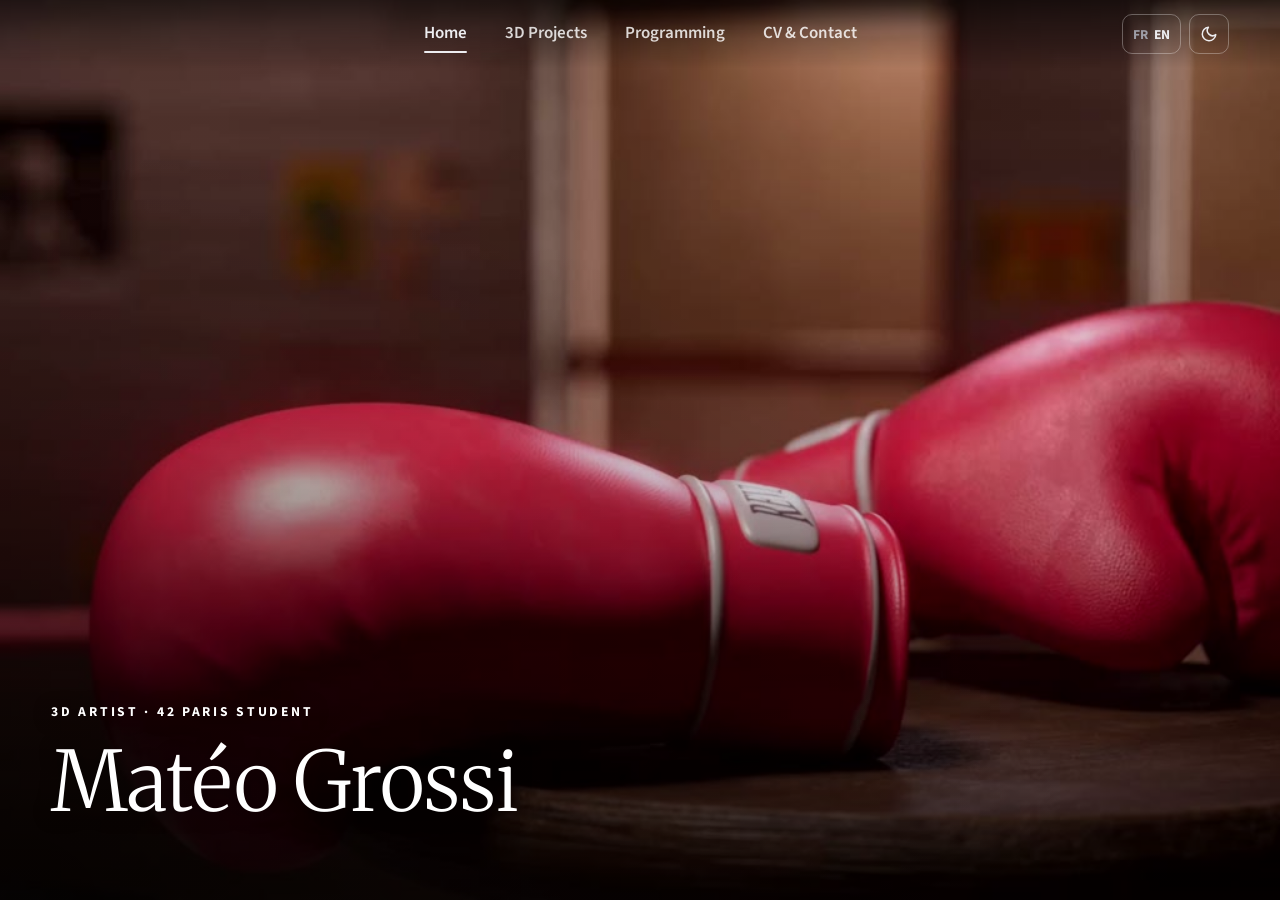
<file: index.html>
<!doctype html>
<html lang="fr" data-lang="fr">
<head>
  <meta charset="utf-8">
  <meta name="viewport" content="width=device-width, initial-scale=1">
  <title data-en="Matéo Grossi">Matéo Grossi</title>
  <meta name="description" data-en-content="Portfolio of Matéo Grossi: 3D projects (modeling, texturing, lighting, Unreal Engine) and C/C++ programming projects from 42 Paris." content="Portfolio de Matéo Grossi : projets 3D (modélisation, texturing, lighting, Unreal Engine) et projets de développement en C/C++ réalisés à 42 Paris.">
  <link rel="icon" href="assets/img/favicon.svg" type="image/svg+xml">
  <link rel="preconnect" href="https://fonts.googleapis.com">
  <link rel="preconnect" href="https://fonts.gstatic.com" crossorigin>
  <link rel="stylesheet" href="https://fonts.googleapis.com/css2?family=Merriweather:wght@300;400;700&family=Source+Sans+3:ital,wght@0,400;0,600;0,700;1,400&display=swap">
  <link rel="stylesheet" href="assets/css/style.css">
  <script>
    (function () {
      var root = document.documentElement, theme = null, lang = null;
      root.classList.add('js');
      try { theme = localStorage.getItem('theme'); lang = localStorage.getItem('lang'); } catch (e) {}
      if (theme !== 'light' && theme !== 'dark') {
        theme = window.matchMedia('(prefers-color-scheme: dark)').matches ? 'dark' : 'light';
      }
      if (lang !== 'fr' && lang !== 'en') {
        lang = /^fr\b/i.test(navigator.language || '') ? 'fr' : 'en';
      }
      root.setAttribute('data-theme', theme);
      root.setAttribute('data-lang', lang);
      root.lang = lang;
    })();
  </script>
  <script src="assets/js/main.js" defer></script>
</head>
<body class="home">

  <header class="site-header">
    <div class="header-inner">
      <nav id="site-nav" class="site-nav" aria-label="Navigation principale" data-en-aria-label="Main navigation">
        <ul>
          <li><a href="index.html" aria-current="page"><span data-lang="fr">Accueil</span><span data-lang="en">Home</span></a></li>
          <li><a href="3d.html"><span data-lang="fr">Projets 3D</span><span data-lang="en">3D Projects</span></a></li>
          <li><a href="code.html"><span data-lang="fr">Programmation</span><span data-lang="en">Programming</span></a></li>
          <li><a href="cv.html">CV & Contact</a></li>
        </ul>
      </nav>
      <div class="header-tools">
        <button class="lang-toggle" type="button" aria-label="Changer de langue" data-en-aria-label="Change language">
          <span class="lang-opt" data-opt="fr">FR</span>
          <span class="lang-opt" data-opt="en">EN</span>
        </button>
        <button class="theme-toggle" type="button" aria-label="Changer de thème">
          <svg class="icon icon-stroke icon-sun" viewBox="0 0 24 24" aria-hidden="true"><circle cx="12" cy="12" r="4"/><path d="M12 2v2M12 20v2M4.93 4.93l1.41 1.41M17.66 17.66l1.41 1.41M2 12h2M20 12h2M4.93 19.07l1.41-1.41M17.66 6.34l1.41-1.41"/></svg>
          <svg class="icon icon-stroke icon-moon" viewBox="0 0 24 24" aria-hidden="true"><path d="M21 12.8A9 9 0 1 1 11.2 3a7 7 0 0 0 9.8 9.8z"/></svg>
        </button>
        <button class="nav-toggle" type="button" aria-expanded="false" aria-controls="site-nav" aria-label="Ouvrir le menu">
          <span></span><span></span><span></span>
        </button>
      </div>
    </div>
  </header>

  <!-- Vidéo d'arrière-plan : showreel (assets/video/showreel.mp4) -->
  <div class="hero-bg" aria-hidden="true">
    <video src="assets/video/showreel.mp4" poster="assets/img/showreel-poster.jpg" autoplay muted loop playsinline></video>
  </div>
  <div class="hero-overlay" aria-hidden="true"></div>

  <main class="hero">
    <div class="hero-content">
      <p class="hero-kicker"><span data-lang="fr">Artiste 3D · Étudiant à 42 Paris</span><span data-lang="en">3D Artist · 42 Paris student</span></p>
      <h1>Matéo Grossi</h1>
    </div>
  </main>

</body>
</html>
</file>
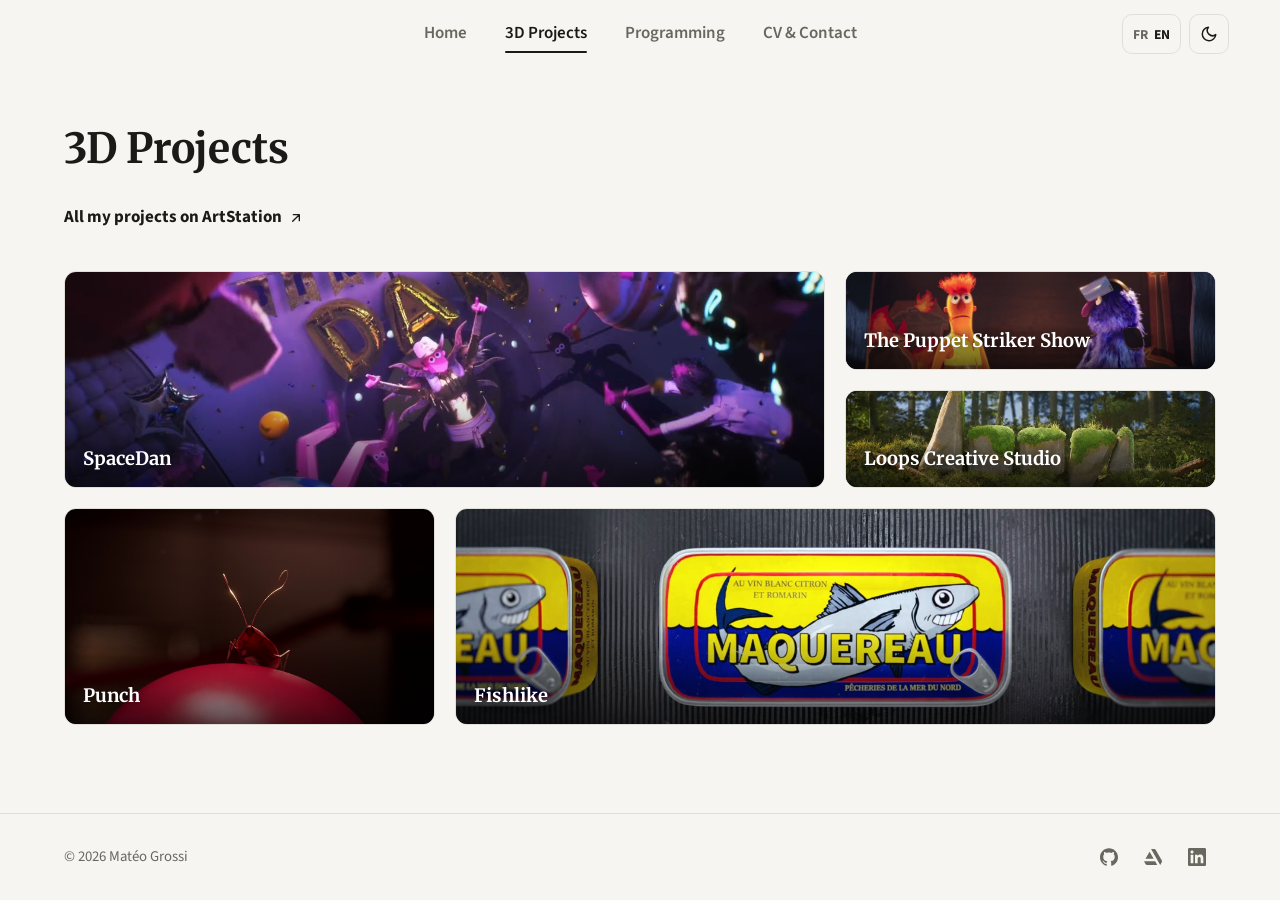
<file: 3d.html>
<!doctype html>
<html lang="fr" data-lang="fr">
<head>
  <meta charset="utf-8">
  <meta name="viewport" content="width=device-width, initial-scale=1">
  <title data-en="3D Projects - Matéo Grossi">Projets 3D - Matéo Grossi</title>
  <meta name="description" data-en-content="3D projects by Matéo Grossi: short films and studio work — modeling, texturing, lighting and real-time rendering in Unreal Engine." content="Projets 3D de Matéo Grossi : courts-métrages et projets de studio — modélisation, texturing, lighting et rendu temps réel sous Unreal Engine.">
  <link rel="icon" href="assets/img/favicon.svg" type="image/svg+xml">
  <link rel="preconnect" href="https://fonts.googleapis.com">
  <link rel="preconnect" href="https://fonts.gstatic.com" crossorigin>
  <link rel="stylesheet" href="https://fonts.googleapis.com/css2?family=Merriweather:wght@300;400;700&family=Source+Sans+3:ital,wght@0,400;0,600;0,700;1,400&display=swap">
  <link rel="stylesheet" href="assets/css/style.css">
  <script>
    (function () {
      var root = document.documentElement, theme = null, lang = null;
      root.classList.add('js');
      try { theme = localStorage.getItem('theme'); lang = localStorage.getItem('lang'); } catch (e) {}
      if (theme !== 'light' && theme !== 'dark') {
        theme = window.matchMedia('(prefers-color-scheme: dark)').matches ? 'dark' : 'light';
      }
      if (lang !== 'fr' && lang !== 'en') {
        lang = /^fr\b/i.test(navigator.language || '') ? 'fr' : 'en';
      }
      root.setAttribute('data-theme', theme);
      root.setAttribute('data-lang', lang);
      root.lang = lang;
    })();
  </script>
  <script src="assets/js/main.js" defer></script>
</head>
<body class="page-3d">

  <header class="site-header">
    <div class="header-inner">
      <nav id="site-nav" class="site-nav" aria-label="Navigation principale" data-en-aria-label="Main navigation">
        <ul>
          <li><a href="index.html"><span data-lang="fr">Accueil</span><span data-lang="en">Home</span></a></li>
          <li><a href="3d.html" aria-current="page"><span data-lang="fr">Projets 3D</span><span data-lang="en">3D Projects</span></a></li>
          <li><a href="code.html"><span data-lang="fr">Programmation</span><span data-lang="en">Programming</span></a></li>
          <li><a href="cv.html">CV & Contact</a></li>
        </ul>
      </nav>
      <div class="header-tools">
        <button class="lang-toggle" type="button" aria-label="Changer de langue" data-en-aria-label="Change language">
          <span class="lang-opt" data-opt="fr">FR</span>
          <span class="lang-opt" data-opt="en">EN</span>
        </button>
        <button class="theme-toggle" type="button" aria-label="Changer de thème">
          <svg class="icon icon-stroke icon-sun" viewBox="0 0 24 24" aria-hidden="true"><circle cx="12" cy="12" r="4"/><path d="M12 2v2M12 20v2M4.93 4.93l1.41 1.41M17.66 17.66l1.41 1.41M2 12h2M20 12h2M4.93 19.07l1.41-1.41M17.66 6.34l1.41-1.41"/></svg>
          <svg class="icon icon-stroke icon-moon" viewBox="0 0 24 24" aria-hidden="true"><path d="M21 12.8A9 9 0 1 1 11.2 3a7 7 0 0 0 9.8 9.8z"/></svg>
        </button>
        <button class="nav-toggle" type="button" aria-expanded="false" aria-controls="site-nav" aria-label="Ouvrir le menu">
          <span></span><span></span><span></span>
        </button>
      </div>
    </div>
  </header>

  <main class="page">
    <header class="page-head">
      <h1><span data-lang="fr">Projets 3D</span><span data-lang="en">3D Projects</span></h1>
      <a class="link-arrow" href="https://www.artstation.com/mateogrossi" target="_blank" rel="noopener">
        <span data-lang="fr">Tous mes projets sur ArtStation</span><span data-lang="en">All my projects on ArtStation</span>
        <svg class="icon icon-stroke" viewBox="0 0 24 24" aria-hidden="true"><path d="M7 17 17 7M8 7h9v9"/></svg>
      </a>
    </header>

    <!--
      Chaque carte :
        --ratio         format de la vignette dans la grille (ex. 4 / 5, 16 / 9)
        --focus         partie de l'image gardée au recadrage (ex. 55% center)
        data-video      extrait vidéo (assets/video/...) joué au survol
    -->
    <div class="masonry">

      <article class="work work--wide">
        <a class="work-link" href="https://www.artstation.com/artwork/bgr6KG" target="_blank" rel="noopener">
          <div class="work-media" style="--ratio: 4 / 5" data-video="assets/video/spacedan.mp4">
            <img src="assets/img/spacedan.jpg" alt="Image du film SpaceDan : Dan fête son anniversaire en apesanteur, entouré de ballons dorés" data-en-alt="Still from SpaceDan: Dan celebrates his birthday in zero gravity, surrounded by golden balloons" loading="lazy">
          </div>
          <h2 class="work-title">SpaceDan</h2>
        </a>
      </article>

      <article class="work work--half">
        <a class="work-link" href="https://www.artstation.com/artwork/obaWVB" target="_blank" rel="noopener">
          <div class="work-media" style="--ratio: 2348 / 1211; --focus: center 85%" data-video="assets/video/puppet.mp4">
            <img src="assets/img/puppet.jpg" alt="Deux marionnettes sur la scène de The Puppet Striker Show" data-en-alt="Two puppets on the stage of The Puppet Striker Show" loading="lazy">
          </div>
          <h2 class="work-title">The Puppet Striker Show</h2>
        </a>
      </article>

      <article class="work work--half">
        <a class="work-link" href="https://www.artstation.com/artwork/zPaXgZ" target="_blank" rel="noopener">
          <div class="work-media" style="--ratio: 4 / 3; --focus: 49% 55%" data-video="assets/video/loops.mp4">
            <img src="assets/img/loops.jpg" alt="Décor de forêt avec des blocs de pierre couverts de mousse" data-en-alt="Forest set with moss-covered stone blocks" loading="lazy">
          </div>
          <h2 class="work-title">Loops Creative Studio</h2>
        </a>
      </article>

      <article class="work">
        <a class="work-link" href="https://www.artstation.com/artwork/YBAr0V" target="_blank" rel="noopener">
          <div class="work-media" style="--ratio: 16 / 10" data-video="assets/video/punch.mp4">
            <img src="assets/img/punch.jpg" alt="Image du film Punch : des gants de boxe rouges posés sur un tabouret" data-en-alt="Still from Punch: red boxing gloves resting on a stool" loading="lazy">
          </div>
          <h2 class="work-title">Punch</h2>
        </a>
      </article>

      <article class="work work--wide">
        <a class="work-link" href="https://www.artstation.com/artwork/Dvgm4G" target="_blank" rel="noopener">
          <div class="work-media" style="--ratio: 16 / 9" data-video="assets/video/fishlike.mp4">
            <img src="assets/img/fishlike.jpg" alt="Image du film Fishlike : une boîte de maquereaux sur un tapis roulant" data-en-alt="Still from Fishlike: a tin of mackerel on a conveyor belt" loading="lazy">
          </div>
          <h2 class="work-title">Fishlike</h2>
        </a>
      </article>

    </div>
  </main>

  <footer class="site-footer">
    <div class="footer-inner">
      <p>© <span data-year>2026</span> Matéo Grossi</p>
      <div class="socials">
        <a href="https://github.com/Mate010" target="_blank" rel="noopener" aria-label="GitHub">
          <svg class="icon icon-fill" viewBox="0 0 24 24" aria-hidden="true"><path d="M12 .297c-6.63 0-12 5.373-12 12 0 5.303 3.438 9.8 8.205 11.385.6.113.82-.258.82-.577 0-.285-.01-1.04-.015-2.04-3.338.724-4.042-1.61-4.042-1.61C4.422 18.07 3.633 17.7 3.633 17.7c-1.087-.744.084-.729.084-.729 1.205.084 1.838 1.236 1.838 1.236 1.07 1.835 2.809 1.305 3.495.998.108-.776.417-1.305.76-1.605-2.665-.3-5.466-1.332-5.466-5.93 0-1.31.465-2.38 1.235-3.22-.135-.303-.54-1.523.105-3.176 0 0 1.005-.322 3.3 1.23.96-.267 1.98-.399 3-.405 1.02.006 2.04.138 3 .405 2.28-1.552 3.285-1.23 3.285-1.23.645 1.653.24 2.873.12 3.176.765.84 1.23 1.91 1.23 3.22 0 4.61-2.805 5.625-5.475 5.92.42.36.81 1.096.81 2.22 0 1.606-.015 2.896-.015 3.286 0 .315.21.69.825.57C20.565 22.092 24 17.592 24 12.297c0-6.627-5.373-12-12-12"/></svg>
        </a>
        <a href="https://mateogrossi.artstation.com/" target="_blank" rel="noopener" aria-label="ArtStation">
          <svg class="icon icon-fill" viewBox="0 0 24 24" aria-hidden="true"><path d="M0 17.723l2.027 3.505h.001a2.424 2.424 0 0 0 2.164 1.333h13.457l-2.792-4.838H0zm24 .025c0-.484-.143-.935-.388-1.314L15.728 2.728a2.424 2.424 0 0 0-2.142-1.289H9.419L21.598 22.54l1.92-3.325c.378-.637.482-.919.482-1.467zm-11.129-3.462L7.428 4.858l-5.444 9.428h10.887z"/></svg>
        </a>
        <a href="https://www.linkedin.com/in/mat%C3%A9o-grossi-b2b377215/" target="_blank" rel="noopener" aria-label="LinkedIn">
          <svg class="icon icon-fill" viewBox="0 0 24 24" aria-hidden="true"><path d="M20.447 20.452h-3.554v-5.569c0-1.328-.027-3.037-1.852-3.037-1.853 0-2.136 1.445-2.136 2.939v5.667H9.351V9h3.414v1.561h.046c.477-.9 1.637-1.85 3.37-1.85 3.601 0 4.267 2.37 4.267 5.455v6.286zM5.337 7.433c-1.144 0-2.063-.926-2.063-2.065 0-1.138.92-2.063 2.063-2.063 1.14 0 2.064.925 2.064 2.063 0 1.139-.925 2.065-2.064 2.065zm1.782 13.019H3.555V9h3.564v11.452zM22.225 0H1.771C.792 0 0 .774 0 1.729v20.542C0 23.227.792 24 1.771 24h20.451C23.2 24 24 23.227 24 22.271V1.729C24 .774 23.2 0 22.222 0h.003z"/></svg>
        </a>
      </div>
    </div>
  </footer>

</body>
</html>
</file>
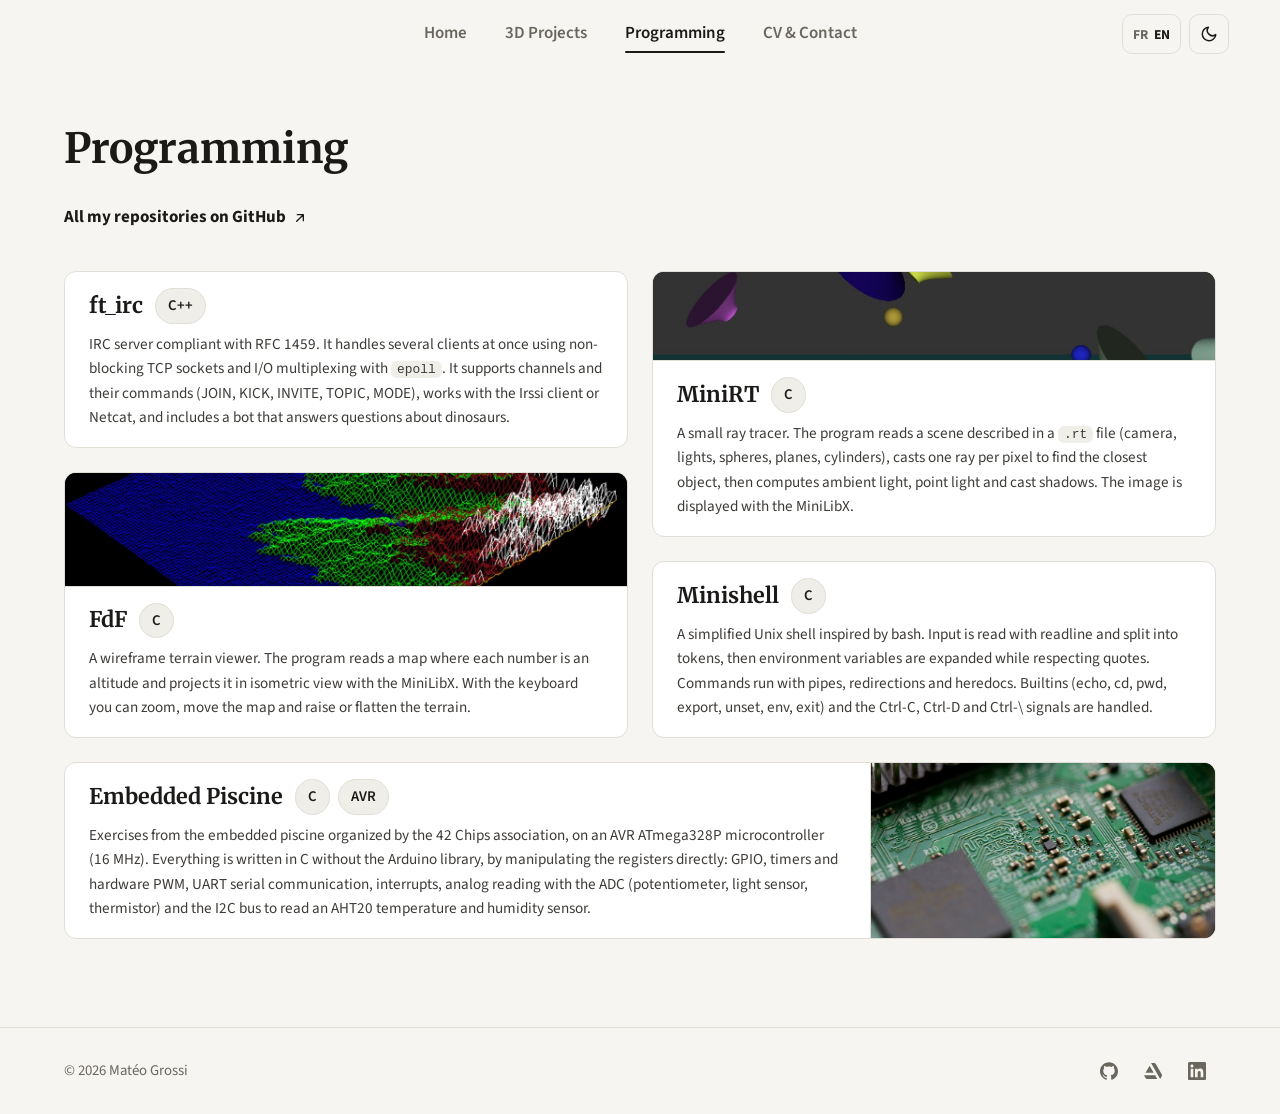
<file: code.html>
<!doctype html>
<html lang="fr" data-lang="fr">
<head>
  <meta charset="utf-8">
  <meta name="viewport" content="width=device-width, initial-scale=1">
  <title data-en="Programming - Matéo Grossi">Programmation - Matéo Grossi</title>
  <meta name="description" data-en-content="Programming projects by Matéo Grossi from 42 Paris: an IRC server in C++, a ray tracer, a Unix shell and a terrain viewer in C." content="Projets de développement de Matéo Grossi réalisés à 42 Paris : serveur IRC en C++, ray tracer, shell Unix et visualiseur de terrain en C.">
  <link rel="icon" href="assets/img/favicon.svg" type="image/svg+xml">
  <link rel="preconnect" href="https://fonts.googleapis.com">
  <link rel="preconnect" href="https://fonts.gstatic.com" crossorigin>
  <link rel="stylesheet" href="https://fonts.googleapis.com/css2?family=Merriweather:wght@300;400;700&family=Source+Sans+3:ital,wght@0,400;0,600;0,700;1,400&display=swap">
  <link rel="stylesheet" href="assets/css/style.css">
  <script>
    (function () {
      var root = document.documentElement, theme = null, lang = null;
      root.classList.add('js');
      try { theme = localStorage.getItem('theme'); lang = localStorage.getItem('lang'); } catch (e) {}
      if (theme !== 'light' && theme !== 'dark') {
        theme = window.matchMedia('(prefers-color-scheme: dark)').matches ? 'dark' : 'light';
      }
      if (lang !== 'fr' && lang !== 'en') {
        lang = /^fr\b/i.test(navigator.language || '') ? 'fr' : 'en';
      }
      root.setAttribute('data-theme', theme);
      root.setAttribute('data-lang', lang);
      root.lang = lang;
    })();
  </script>
  <script src="assets/js/main.js" defer></script>
</head>
<body class="page-code">

  <header class="site-header">
    <div class="header-inner">
      <nav id="site-nav" class="site-nav" aria-label="Navigation principale" data-en-aria-label="Main navigation">
        <ul>
          <li><a href="index.html"><span data-lang="fr">Accueil</span><span data-lang="en">Home</span></a></li>
          <li><a href="3d.html"><span data-lang="fr">Projets 3D</span><span data-lang="en">3D Projects</span></a></li>
          <li><a href="code.html" aria-current="page"><span data-lang="fr">Programmation</span><span data-lang="en">Programming</span></a></li>
          <li><a href="cv.html">CV & Contact</a></li>
        </ul>
      </nav>
      <div class="header-tools">
        <button class="lang-toggle" type="button" aria-label="Changer de langue" data-en-aria-label="Change language">
          <span class="lang-opt" data-opt="fr">FR</span>
          <span class="lang-opt" data-opt="en">EN</span>
        </button>
        <button class="theme-toggle" type="button" aria-label="Changer de thème">
          <svg class="icon icon-stroke icon-sun" viewBox="0 0 24 24" aria-hidden="true"><circle cx="12" cy="12" r="4"/><path d="M12 2v2M12 20v2M4.93 4.93l1.41 1.41M17.66 17.66l1.41 1.41M2 12h2M20 12h2M4.93 19.07l1.41-1.41M17.66 6.34l1.41-1.41"/></svg>
          <svg class="icon icon-stroke icon-moon" viewBox="0 0 24 24" aria-hidden="true"><path d="M21 12.8A9 9 0 1 1 11.2 3a7 7 0 0 0 9.8 9.8z"/></svg>
        </button>
        <button class="nav-toggle" type="button" aria-expanded="false" aria-controls="site-nav" aria-label="Ouvrir le menu">
          <span></span><span></span><span></span>
        </button>
      </div>
    </div>
  </header>

  <main class="page">
    <header class="page-head">
      <h1><span data-lang="fr">Programmation</span><span data-lang="en">Programming</span></h1>
      <a class="link-arrow" href="https://github.com/Mate010" target="_blank" rel="noopener">
        <span data-lang="fr">Tous mes dépôts sur GitHub</span><span data-lang="en">All my repositories on GitHub</span>
        <svg class="icon icon-stroke" viewBox="0 0 24 24" aria-hidden="true"><path d="M7 17 17 7M8 7h9v9"/></svg>
      </a>
    </header>

    <div class="code-grid">

      <div class="code-col">
        <article class="code-card">
          <div class="code-card-body">
            <div class="code-card-head">
              <h2><a class="code-card-title" href="https://github.com/Mate010/ft_irc" target="_blank" rel="noopener">ft_irc</a></h2>
              <ul class="chips" aria-label="Langages" data-en-aria-label="Languages"><li>C++</li></ul>
            </div>
            <p data-lang="fr">Serveur IRC conforme à la RFC&nbsp;1459. Il accepte plusieurs clients en même temps grâce à des sockets TCP non bloquants et au multiplexage d'entrées/sorties avec <code>epoll</code>. Il gère les canaux et leurs commandes (JOIN, KICK, INVITE, TOPIC, MODE), fonctionne avec le client Irssi ou Netcat, et embarque un bot qui répond aux questions sur les dinosaures.</p>
            <p data-lang="en">IRC server compliant with RFC&nbsp;1459. It handles several clients at once using non-blocking TCP sockets and I/O multiplexing with <code>epoll</code>. It supports channels and their commands (JOIN, KICK, INVITE, TOPIC, MODE), works with the Irssi client or Netcat, and includes a bot that answers questions about dinosaurs.</p>
          </div>
        </article>

        <article class="code-card code-card--media">
          <div class="code-card-media">
            <a class="code-card-img-link" href="https://github.com/Mate010/fdf" target="_blank" rel="noopener" tabindex="-1" aria-hidden="true"><img src="assets/img/fdf.jpg" alt="Rendu de FdF : un terrain en fil de fer en vue isométrique, coloré selon l'altitude" data-en-alt="FdF render: a wireframe terrain in isometric view, colored by altitude" loading="lazy"></a>
          </div>
          <div class="code-card-body">
            <div class="code-card-head">
              <h2><a class="code-card-title" href="https://github.com/Mate010/fdf" target="_blank" rel="noopener">FdF</a></h2>
              <ul class="chips" aria-label="Langages" data-en-aria-label="Languages"><li>C</li></ul>
            </div>
            <p data-lang="fr">Visualiseur de relief en fil de fer. Le programme lit une carte où chaque nombre est une altitude, puis la projette en vue isométrique avec la MiniLibX. Au clavier, on peut zoomer, déplacer la carte et accentuer ou aplatir le relief.</p>
            <p data-lang="en">A wireframe terrain viewer. The program reads a map where each number is an altitude and projects it in isometric view with the MiniLibX. With the keyboard you can zoom, move the map and raise or flatten the terrain.</p>
          </div>
        </article>
      </div>

      <div class="code-col">
        <article class="code-card code-card--media">
          <div class="code-card-media">
            <a class="code-card-img-link" href="https://github.com/Mate010/MiniRT" target="_blank" rel="noopener" tabindex="-1" aria-hidden="true"><img src="assets/img/minirt.jpg" alt="Rendu de MiniRT : sphères, cônes et cylindres colorés avec leurs ombres portées sur un sol" data-en-alt="MiniRT render: colorful spheres, cones and cylinders casting shadows on a floor" loading="lazy"></a>
          </div>
          <div class="code-card-body">
            <div class="code-card-head">
              <h2><a class="code-card-title" href="https://github.com/Mate010/MiniRT" target="_blank" rel="noopener">MiniRT</a></h2>
              <ul class="chips" aria-label="Langages" data-en-aria-label="Languages"><li>C</li></ul>
            </div>
            <p data-lang="fr">Mini ray tracer. Le programme lit une scène décrite dans un fichier <code>.rt</code> (caméra, lumières, sphères, plans, cylindres), lance un rayon par pixel pour trouver l'objet le plus proche, puis calcule l'éclairage ambiant, la lumière ponctuelle et les ombres portées. L'image est affichée avec la MiniLibX.</p>
            <p data-lang="en">A small ray tracer. The program reads a scene described in a <code>.rt</code> file (camera, lights, spheres, planes, cylinders), casts one ray per pixel to find the closest object, then computes ambient light, point light and cast shadows. The image is displayed with the MiniLibX.</p>
          </div>
        </article>

        <article class="code-card">
          <div class="code-card-body">
            <div class="code-card-head">
              <h2><a class="code-card-title" href="https://github.com/Mate010/Minishell" target="_blank" rel="noopener">Minishell</a></h2>
              <ul class="chips" aria-label="Langages" data-en-aria-label="Languages"><li>C</li></ul>
            </div>
            <p data-lang="fr">Shell Unix simplifié, inspiré de bash. La saisie est lue avec readline, découpée en tokens, puis les variables d'environnement sont développées en respectant les quotes. Les commandes s'exécutent avec pipes, redirections et heredocs. Les builtins (echo, cd, pwd, export, unset, env, exit) et les signaux Ctrl-C, Ctrl-D et Ctrl-\ sont gérés.</p>
            <p data-lang="en">A simplified Unix shell inspired by bash. Input is read with readline and split into tokens, then environment variables are expanded while respecting quotes. Commands run with pipes, redirections and heredocs. Builtins (echo, cd, pwd, export, unset, env, exit) and the Ctrl-C, Ctrl-D and Ctrl-\ signals are handled.</p>
          </div>
        </article>
      </div>

      <article class="code-card code-card--wide">
        <div class="code-card-media">
          <a class="code-card-img-link" href="https://github.com/Mate010/42-embedded-piscine" target="_blank" rel="noopener" tabindex="-1" aria-hidden="true"><img src="assets/img/42chips_cover.jpg" alt="Gros plan sur un circuit imprimé vert avec ses composants et un microcontrôleur" data-en-alt="Close-up of a green circuit board with its components and a microcontroller" loading="lazy"></a>
        </div>
        <div class="code-card-body">
          <div class="code-card-head">
            <h2><a class="code-card-title" href="https://github.com/Mate010/42-embedded-piscine" target="_blank" rel="noopener"><span data-lang="fr">Piscine Embarquée</span><span data-lang="en">Embedded Piscine</span></a></h2>
            <ul class="chips" aria-label="Langages" data-en-aria-label="Languages"><li>C</li><li>AVR</li></ul>
          </div>
          <p data-lang="fr">Exercices de la piscine embarquée organisée par l'association 42 Chips, sur un microcontrôleur AVR ATmega328P (16&nbsp;MHz). Tout est écrit en C sans la bibliothèque Arduino, en manipulant directement les registres&nbsp;: GPIO, timers et PWM matériel, communication série UART, interruptions, lecture analogique avec l'ADC (potentiomètre, photorésistance, thermistance) et bus I2C pour lire un capteur de température et d'humidité AHT20.</p>
          <p data-lang="en">Exercises from the embedded piscine organized by the 42 Chips association, on an AVR ATmega328P microcontroller (16&nbsp;MHz). Everything is written in C without the Arduino library, by manipulating the registers directly: GPIO, timers and hardware PWM, UART serial communication, interrupts, analog reading with the ADC (potentiometer, light sensor, thermistor) and the I2C bus to read an AHT20 temperature and humidity sensor.</p>
        </div>
      </article>

    </div>
  </main>

  <footer class="site-footer">
    <div class="footer-inner">
      <p>© <span data-year>2026</span> Matéo Grossi</p>
      <div class="socials">
        <a href="https://github.com/Mate010" target="_blank" rel="noopener" aria-label="GitHub">
          <svg class="icon icon-fill" viewBox="0 0 24 24" aria-hidden="true"><path d="M12 .297c-6.63 0-12 5.373-12 12 0 5.303 3.438 9.8 8.205 11.385.6.113.82-.258.82-.577 0-.285-.01-1.04-.015-2.04-3.338.724-4.042-1.61-4.042-1.61C4.422 18.07 3.633 17.7 3.633 17.7c-1.087-.744.084-.729.084-.729 1.205.084 1.838 1.236 1.838 1.236 1.07 1.835 2.809 1.305 3.495.998.108-.776.417-1.305.76-1.605-2.665-.3-5.466-1.332-5.466-5.93 0-1.31.465-2.38 1.235-3.22-.135-.303-.54-1.523.105-3.176 0 0 1.005-.322 3.3 1.23.96-.267 1.98-.399 3-.405 1.02.006 2.04.138 3 .405 2.28-1.552 3.285-1.23 3.285-1.23.645 1.653.24 2.873.12 3.176.765.84 1.23 1.91 1.23 3.22 0 4.61-2.805 5.625-5.475 5.92.42.36.81 1.096.81 2.22 0 1.606-.015 2.896-.015 3.286 0 .315.21.69.825.57C20.565 22.092 24 17.592 24 12.297c0-6.627-5.373-12-12-12"/></svg>
        </a>
        <a href="https://mateogrossi.artstation.com/" target="_blank" rel="noopener" aria-label="ArtStation">
          <svg class="icon icon-fill" viewBox="0 0 24 24" aria-hidden="true"><path d="M0 17.723l2.027 3.505h.001a2.424 2.424 0 0 0 2.164 1.333h13.457l-2.792-4.838H0zm24 .025c0-.484-.143-.935-.388-1.314L15.728 2.728a2.424 2.424 0 0 0-2.142-1.289H9.419L21.598 22.54l1.92-3.325c.378-.637.482-.919.482-1.467zm-11.129-3.462L7.428 4.858l-5.444 9.428h10.887z"/></svg>
        </a>
        <a href="https://www.linkedin.com/in/mat%C3%A9o-grossi-b2b377215/" target="_blank" rel="noopener" aria-label="LinkedIn">
          <svg class="icon icon-fill" viewBox="0 0 24 24" aria-hidden="true"><path d="M20.447 20.452h-3.554v-5.569c0-1.328-.027-3.037-1.852-3.037-1.853 0-2.136 1.445-2.136 2.939v5.667H9.351V9h3.414v1.561h.046c.477-.9 1.637-1.85 3.37-1.85 3.601 0 4.267 2.37 4.267 5.455v6.286zM5.337 7.433c-1.144 0-2.063-.926-2.063-2.065 0-1.138.92-2.063 2.063-2.063 1.14 0 2.064.925 2.064 2.063 0 1.139-.925 2.065-2.064 2.065zm1.782 13.019H3.555V9h3.564v11.452zM22.225 0H1.771C.792 0 0 .774 0 1.729v20.542C0 23.227.792 24 1.771 24h20.451C23.2 24 24 23.227 24 22.271V1.729C24 .774 23.2 0 22.222 0h.003z"/></svg>
        </a>
      </div>
    </div>
  </footer>

</body>
</html>
</file>
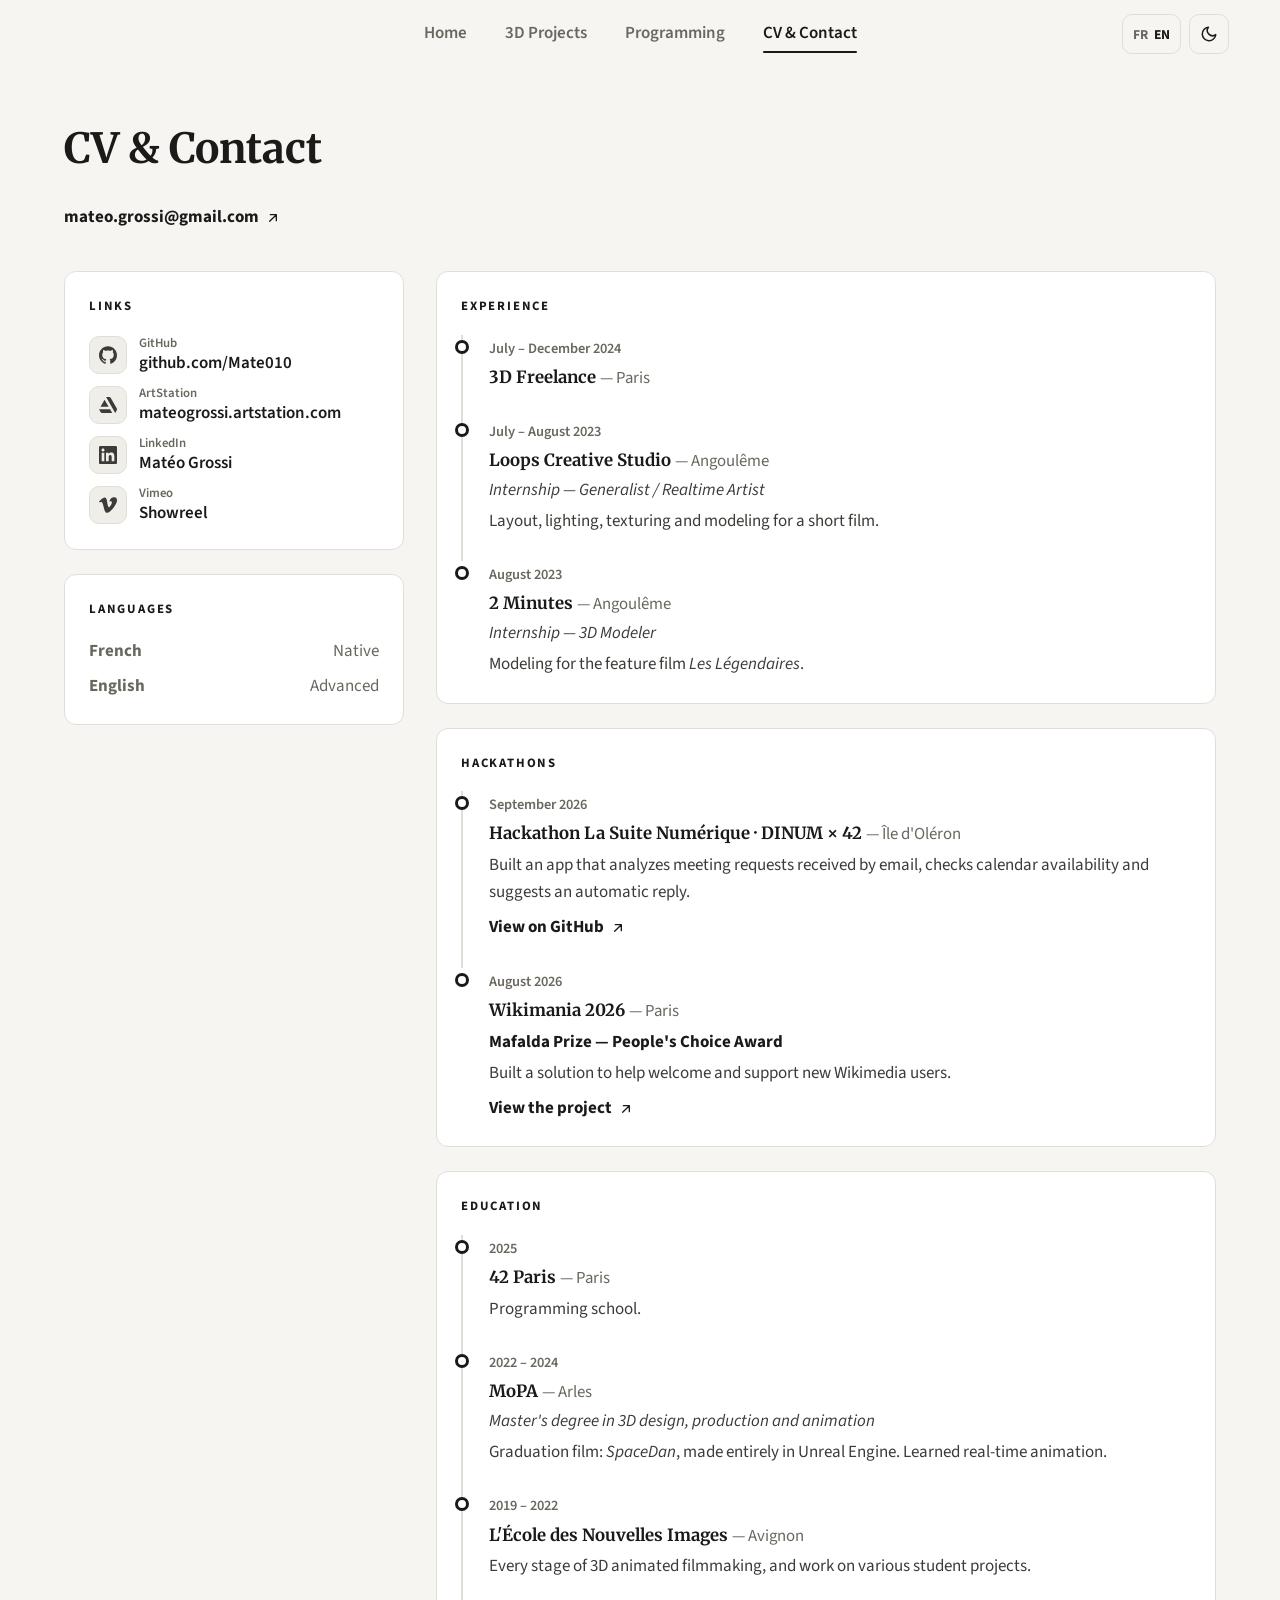
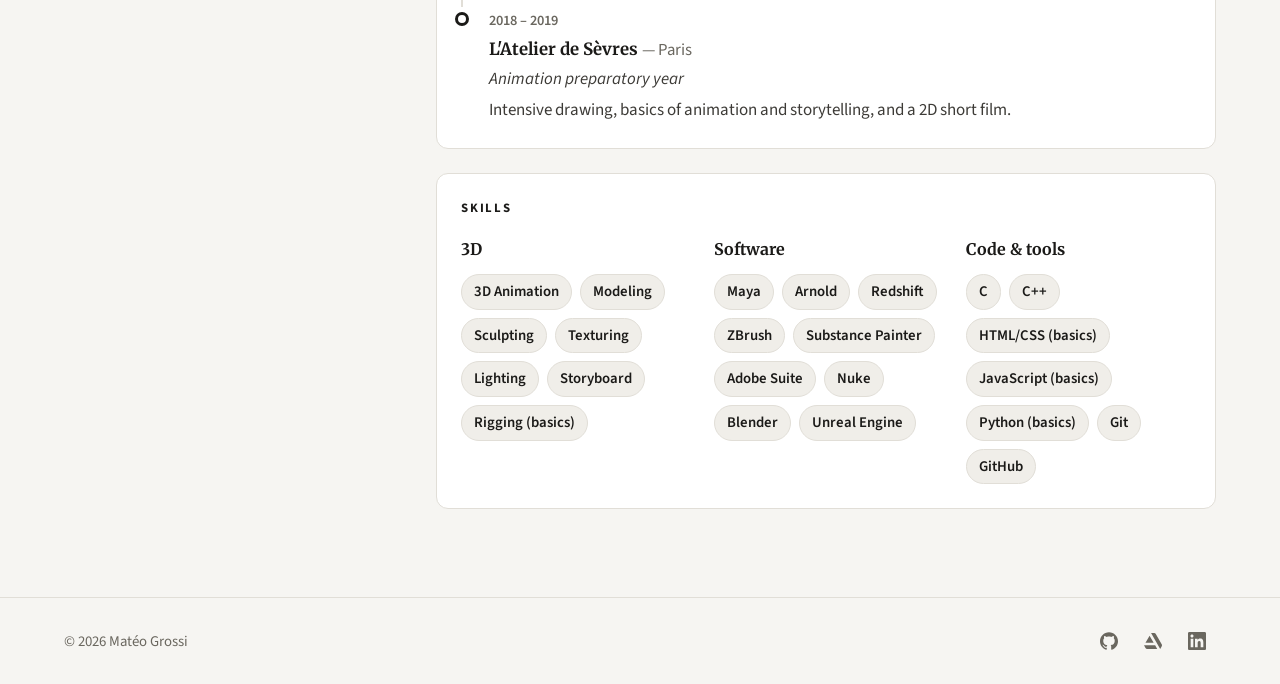
<file: cv.html>
<!doctype html>
<html lang="fr" data-lang="fr">
<head>
  <meta charset="utf-8">
  <meta name="viewport" content="width=device-width, initial-scale=1">
  <title data-en="CV & Contact - Matéo Grossi">CV & Contact - Matéo Grossi</title>
  <meta name="description" data-en-content="CV of Matéo Grossi, 3D artist and 42 Paris student: experience, education, skills and contact." content="CV de Matéo Grossi, artiste 3D et étudiant à 42 Paris : expériences, formation, compétences et coordonnées.">
  <link rel="icon" href="assets/img/favicon.svg" type="image/svg+xml">
  <link rel="preconnect" href="https://fonts.googleapis.com">
  <link rel="preconnect" href="https://fonts.gstatic.com" crossorigin>
  <link rel="stylesheet" href="https://fonts.googleapis.com/css2?family=Merriweather:wght@300;400;700&family=Source+Sans+3:ital,wght@0,400;0,600;0,700;1,400&display=swap">
  <link rel="stylesheet" href="assets/css/style.css">
  <script>
    (function () {
      var root = document.documentElement, theme = null, lang = null;
      root.classList.add('js');
      try { theme = localStorage.getItem('theme'); lang = localStorage.getItem('lang'); } catch (e) {}
      if (theme !== 'light' && theme !== 'dark') {
        theme = window.matchMedia('(prefers-color-scheme: dark)').matches ? 'dark' : 'light';
      }
      if (lang !== 'fr' && lang !== 'en') {
        lang = /^fr\b/i.test(navigator.language || '') ? 'fr' : 'en';
      }
      root.setAttribute('data-theme', theme);
      root.setAttribute('data-lang', lang);
      root.lang = lang;
    })();
  </script>
  <script src="assets/js/main.js" defer></script>
</head>
<body class="page-cv">

  <header class="site-header">
    <div class="header-inner">
      <nav id="site-nav" class="site-nav" aria-label="Navigation principale" data-en-aria-label="Main navigation">
        <ul>
          <li><a href="index.html"><span data-lang="fr">Accueil</span><span data-lang="en">Home</span></a></li>
          <li><a href="3d.html"><span data-lang="fr">Projets 3D</span><span data-lang="en">3D Projects</span></a></li>
          <li><a href="code.html"><span data-lang="fr">Programmation</span><span data-lang="en">Programming</span></a></li>
          <li><a href="cv.html" aria-current="page">CV & Contact</a></li>
        </ul>
      </nav>
      <div class="header-tools">
        <button class="lang-toggle" type="button" aria-label="Changer de langue" data-en-aria-label="Change language">
          <span class="lang-opt" data-opt="fr">FR</span>
          <span class="lang-opt" data-opt="en">EN</span>
        </button>
        <button class="theme-toggle" type="button" aria-label="Changer de thème">
          <svg class="icon icon-stroke icon-sun" viewBox="0 0 24 24" aria-hidden="true"><circle cx="12" cy="12" r="4"/><path d="M12 2v2M12 20v2M4.93 4.93l1.41 1.41M17.66 17.66l1.41 1.41M2 12h2M20 12h2M4.93 19.07l1.41-1.41M17.66 6.34l1.41-1.41"/></svg>
          <svg class="icon icon-stroke icon-moon" viewBox="0 0 24 24" aria-hidden="true"><path d="M21 12.8A9 9 0 1 1 11.2 3a7 7 0 0 0 9.8 9.8z"/></svg>
        </button>
        <button class="nav-toggle" type="button" aria-expanded="false" aria-controls="site-nav" aria-label="Ouvrir le menu">
          <span></span><span></span><span></span>
        </button>
      </div>
    </div>
  </header>

  <main class="page">
    <header class="page-head">
      <h1>CV & Contact</h1>
      <a class="link-arrow" href="mailto:mateo.grossi@gmail.com">
        mateo.grossi@gmail.com
        <svg class="icon icon-stroke" viewBox="0 0 24 24" aria-hidden="true"><path d="M7 17 17 7M8 7h9v9"/></svg>
      </a>
    </header>

    <div class="cv-layout">

      <aside class="cv-aside">
        <section class="panel" aria-labelledby="links-title">
          <h2 id="links-title"><span data-lang="fr">Liens</span><span data-lang="en">Links</span></h2>
          <ul class="contact-list">
            <li>
              <a href="https://github.com/Mate010" target="_blank" rel="noopener">
                <span class="icon-box"><svg class="icon icon-fill" viewBox="0 0 24 24" aria-hidden="true"><path d="M12 .297c-6.63 0-12 5.373-12 12 0 5.303 3.438 9.8 8.205 11.385.6.113.82-.258.82-.577 0-.285-.01-1.04-.015-2.04-3.338.724-4.042-1.61-4.042-1.61C4.422 18.07 3.633 17.7 3.633 17.7c-1.087-.744.084-.729.084-.729 1.205.084 1.838 1.236 1.838 1.236 1.07 1.835 2.809 1.305 3.495.998.108-.776.417-1.305.76-1.605-2.665-.3-5.466-1.332-5.466-5.93 0-1.31.465-2.38 1.235-3.22-.135-.303-.54-1.523.105-3.176 0 0 1.005-.322 3.3 1.23.96-.267 1.98-.399 3-.405 1.02.006 2.04.138 3 .405 2.28-1.552 3.285-1.23 3.285-1.23.645 1.653.24 2.873.12 3.176.765.84 1.23 1.91 1.23 3.22 0 4.61-2.805 5.625-5.475 5.92.42.36.81 1.096.81 2.22 0 1.606-.015 2.896-.015 3.286 0 .315.21.69.825.57C20.565 22.092 24 17.592 24 12.297c0-6.627-5.373-12-12-12"/></svg></span>
                <span class="contact-text"><span class="contact-label">GitHub</span><span class="contact-value">github.com/Mate010</span></span>
              </a>
            </li>
            <li>
              <a href="https://mateogrossi.artstation.com/" target="_blank" rel="noopener">
                <span class="icon-box"><svg class="icon icon-fill" viewBox="0 0 24 24" aria-hidden="true"><path d="M0 17.723l2.027 3.505h.001a2.424 2.424 0 0 0 2.164 1.333h13.457l-2.792-4.838H0zm24 .025c0-.484-.143-.935-.388-1.314L15.728 2.728a2.424 2.424 0 0 0-2.142-1.289H9.419L21.598 22.54l1.92-3.325c.378-.637.482-.919.482-1.467zm-11.129-3.462L7.428 4.858l-5.444 9.428h10.887z"/></svg></span>
                <span class="contact-text"><span class="contact-label">ArtStation</span><span class="contact-value">mateogrossi.artstation.com</span></span>
              </a>
            </li>
            <li>
              <a href="https://www.linkedin.com/in/mat%C3%A9o-grossi-b2b377215/" target="_blank" rel="noopener">
                <span class="icon-box"><svg class="icon icon-fill" viewBox="0 0 24 24" aria-hidden="true"><path d="M20.447 20.452h-3.554v-5.569c0-1.328-.027-3.037-1.852-3.037-1.853 0-2.136 1.445-2.136 2.939v5.667H9.351V9h3.414v1.561h.046c.477-.9 1.637-1.85 3.37-1.85 3.601 0 4.267 2.37 4.267 5.455v6.286zM5.337 7.433c-1.144 0-2.063-.926-2.063-2.065 0-1.138.92-2.063 2.063-2.063 1.14 0 2.064.925 2.064 2.063 0 1.139-.925 2.065-2.064 2.065zm1.782 13.019H3.555V9h3.564v11.452zM22.225 0H1.771C.792 0 0 .774 0 1.729v20.542C0 23.227.792 24 1.771 24h20.451C23.2 24 24 23.227 24 22.271V1.729C24 .774 23.2 0 22.222 0h.003z"/></svg></span>
                <span class="contact-text"><span class="contact-label">LinkedIn</span><span class="contact-value">Matéo Grossi</span></span>
              </a>
            </li>
            <li>
              <a href="https://vimeo.com/926079031" target="_blank" rel="noopener">
                <span class="icon-box"><svg class="icon icon-fill" viewBox="0 0 24 24" aria-hidden="true"><path d="M23.9765 6.4168c-.105 2.338-1.739 5.5429-4.894 9.6088-3.2679 4.247-6.0258 6.3699-8.2898 6.3699-1.409 0-2.578-1.294-3.553-3.881l-1.9179-7.1138c-.719-2.584-1.488-3.878-2.312-3.878-.179 0-.806.378-1.8809 1.132l-1.129-1.457a315.06 315.06 0 003.501-3.1279c1.579-1.368 2.765-2.085 3.5539-2.159 1.867-.18 3.016 1.1 3.447 3.838.465 2.953.789 4.789.971 5.5069.5389 2.45 1.1309 3.674 1.7759 3.674.502 0 1.256-.796 2.265-2.385 1.004-1.589 1.54-2.797 1.612-3.628.144-1.371-.395-2.061-1.614-2.061-.574 0-1.167.121-1.777.391 1.186-3.8679 3.434-5.7568 6.7619-5.6368 2.4729.06 3.6279 1.664 3.4929 4.7969z"/></svg></span>
                <span class="contact-text"><span class="contact-label">Vimeo</span><span class="contact-value">Showreel</span></span>
              </a>
            </li>
          </ul>
        </section>

        <section class="panel" aria-labelledby="languages-title">
          <h2 id="languages-title"><span data-lang="fr">Langues</span><span data-lang="en">Languages</span></h2>
          <ul class="lang-list">
            <li><strong><span data-lang="fr">Français</span><span data-lang="en">French</span></strong> <span><span data-lang="fr">Langue maternelle</span><span data-lang="en">Native</span></span></li>
            <li><strong><span data-lang="fr">Anglais</span><span data-lang="en">English</span></strong> <span><span data-lang="fr">Avancé</span><span data-lang="en">Advanced</span></span></li>
          </ul>
        </section>
      </aside>

      <div class="cv-main">
        <section class="panel" aria-labelledby="experience-title">
          <h2 id="experience-title"><span data-lang="fr">Expérience</span><span data-lang="en">Experience</span></h2>
          <ol class="timeline">
            <li>
              <span class="tl-date"><span data-lang="fr">Juillet – Décembre 2024</span><span data-lang="en">July – December 2024</span></span>
              <h3 class="tl-title"><span data-lang="fr">Freelance 3D</span><span data-lang="en">3D Freelance</span> <span class="tl-place">— Paris</span></h3>
            </li>
            <li>
              <span class="tl-date"><span data-lang="fr">Juillet – août 2023</span><span data-lang="en">July – August 2023</span></span>
              <h3 class="tl-title">Loops Creative Studio <span class="tl-place">— Angoulême</span></h3>
              <p class="tl-role"><span data-lang="fr">Stage</span><span data-lang="en">Internship</span> — Generalist / Realtime Artist</p>
              <p class="tl-desc"><span data-lang="fr">Layout, lighting, texturing et modélisation pour un court-métrage.</span><span data-lang="en">Layout, lighting, texturing and modeling for a short film.</span></p>
            </li>
            <li>
              <span class="tl-date"><span data-lang="fr">Août 2023</span><span data-lang="en">August 2023</span></span>
              <h3 class="tl-title">2 Minutes <span class="tl-place">— Angoulême</span></h3>
              <p class="tl-role"><span data-lang="fr">Stage — Modeleur 3D</span><span data-lang="en">Internship — 3D Modeler</span></p>
              <p class="tl-desc"><span data-lang="fr">Modélisation pour le long-métrage <em>Les Légendaires</em>.</span><span data-lang="en">Modeling for the feature film <em>Les Légendaires</em>.</span></p>
            </li>
          </ol>
        </section>

        <section class="panel" aria-labelledby="hackathons-title">
          <h2 id="hackathons-title">Hackathons</h2>
          <ol class="timeline">
            <li>
              <span class="tl-date"><span data-lang="fr">Septembre 2026</span><span data-lang="en">September 2026</span></span>
              <h3 class="tl-title">Hackathon La Suite Numérique · DINUM × 42 <span class="tl-place">— Île d&#39;Oléron</span></h3>
              <p class="tl-desc"><span data-lang="fr">Développement d&#39;une application qui analyse les demandes de réunion reçues par e-mail, vérifie les disponibilités dans l&#39;agenda et propose une réponse automatique.</span><span data-lang="en">Built an app that analyzes meeting requests received by email, checks calendar availability and suggests an automatic reply.</span></p>
              <a class="link-arrow tl-link" href="https://github.com/dariobaldi/halendar" target="_blank" rel="noopener"><span data-lang="fr">Voir sur GitHub</span><span data-lang="en">View on GitHub</span> <svg class="icon icon-stroke" viewBox="0 0 24 24" aria-hidden="true"><path d="M7 17 17 7M8 7h9v9"/></svg></a>
            </li>
            <li>
              <span class="tl-date"><span data-lang="fr">Août 2026</span><span data-lang="en">August 2026</span></span>
              <h3 class="tl-title">Wikimania 2026 <span class="tl-place">— Paris</span></h3>
              <p class="tl-award"><span data-lang="fr">Prix Mafalda — People&#39;s Choice Award</span><span data-lang="en">Mafalda Prize — People&#39;s Choice Award</span></p>
              <p class="tl-desc"><span data-lang="fr">Développement d&#39;une solution pour faciliter l&#39;accueil et l&#39;accompagnement des nouveaux utilisateurs de Wikimedia.</span><span data-lang="en">Built a solution to help welcome and support new Wikimedia users.</span></p>
              <a class="link-arrow tl-link" href="https://wikimania.wikimedia.org/wiki/2026:Team_challenges/Team_02Fr_Europe_2" target="_blank" rel="noopener"><span data-lang="fr">Voir le projet</span><span data-lang="en">View the project</span> <svg class="icon icon-stroke" viewBox="0 0 24 24" aria-hidden="true"><path d="M7 17 17 7M8 7h9v9"/></svg></a>
            </li>
          </ol>
        </section>

        <section class="panel" aria-labelledby="education-title">
          <h2 id="education-title"><span data-lang="fr">Formation</span><span data-lang="en">Education</span></h2>
          <ol class="timeline">
            <li>
              <span class="tl-date">2025</span>
              <h3 class="tl-title">42 Paris <span class="tl-place">— Paris</span></h3>
              <p class="tl-desc"><span data-lang="fr">École de programmation.</span><span data-lang="en">Programming school.</span></p>
            </li>
            <li>
              <span class="tl-date">2022 – 2024</span>
              <h3 class="tl-title">MoPA <span class="tl-place">— Arles</span></h3>
              <p class="tl-role"><span data-lang="fr">Master 2 en conception, production et animation 3D</span><span data-lang="en">Master&#39;s degree in 3D design, production and animation</span></p>
              <p class="tl-desc"><span data-lang="fr">Film de fin d&#39;études : <em>SpaceDan</em>, entièrement réalisé sous Unreal Engine. Apprentissage de l&#39;animation temps réel.</span><span data-lang="en">Graduation film: <em>SpaceDan</em>, made entirely in Unreal Engine. Learned real-time animation.</span></p>
            </li>
            <li>
              <span class="tl-date">2019 – 2022</span>
              <h3 class="tl-title">L'École des Nouvelles Images <span class="tl-place">— Avignon</span></h3>
              <p class="tl-desc"><span data-lang="fr">Toutes les étapes de la fabrication d&#39;un film d&#39;animation 3D, et participation à différents projets étudiants.</span><span data-lang="en">Every stage of 3D animated filmmaking, and work on various student projects.</span></p>
            </li>
            <li>
              <span class="tl-date">2018 – 2019</span>
              <h3 class="tl-title">L'Atelier de Sèvres <span class="tl-place">— Paris</span></h3>
              <p class="tl-role"><span data-lang="fr">Année préparatoire en animation</span><span data-lang="en">Animation preparatory year</span></p>
              <p class="tl-desc"><span data-lang="fr">Dessin intensif, bases de l&#39;animation et du storytelling, réalisation d&#39;un court-métrage 2D.</span><span data-lang="en">Intensive drawing, basics of animation and storytelling, and a 2D short film.</span></p>
            </li>
          </ol>
        </section>

        <section class="panel" aria-labelledby="skills-title">
          <h2 id="skills-title"><span data-lang="fr">Compétences</span><span data-lang="en">Skills</span></h2>
          <div class="skills-grid">
            <div>
              <h3>3D</h3>
              <ul class="chips">
                <li><span data-lang="fr">Animation 3D</span><span data-lang="en">3D Animation</span></li>
                <li><span data-lang="fr">Modélisation</span><span data-lang="en">Modeling</span></li>
                <li><span data-lang="fr">Sculpture</span><span data-lang="en">Sculpting</span></li>
                <li>Texturing</li>
                <li>Lighting</li>
                <li>Storyboard</li>
                <li>Rigging <span data-lang="fr">(bases)</span><span data-lang="en">(basics)</span></li>
              </ul>
            </div>
            <div>
              <h3><span data-lang="fr">Logiciels</span><span data-lang="en">Software</span></h3>
              <ul class="chips">
                <li>Maya</li>
                <li>Arnold</li>
                <li>Redshift</li>
                <li>ZBrush</li>
                <li>Substance Painter</li>
                <li>Adobe Suite</li>
                <li>Nuke</li>
                <li>Blender</li>
                <li>Unreal Engine</li>
              </ul>
            </div>
            <div>
              <h3><span data-lang="fr">Code & outils</span><span data-lang="en">Code & tools</span></h3>
              <ul class="chips">
                <li>C</li>
                <li>C++</li>
                <li>HTML/CSS <span data-lang="fr">(bases)</span><span data-lang="en">(basics)</span></li>
                <li>JavaScript <span data-lang="fr">(bases)</span><span data-lang="en">(basics)</span></li>
                <li>Python <span data-lang="fr">(bases)</span><span data-lang="en">(basics)</span></li>
                <li>Git</li>
                <li>GitHub</li>
              </ul>
            </div>
          </div>
        </section>
      </div>

    </div>
  </main>

  <footer class="site-footer">
    <div class="footer-inner">
      <p>© <span data-year>2026</span> Matéo Grossi</p>
      <div class="socials">
        <a href="https://github.com/Mate010" target="_blank" rel="noopener" aria-label="GitHub">
          <svg class="icon icon-fill" viewBox="0 0 24 24" aria-hidden="true"><path d="M12 .297c-6.63 0-12 5.373-12 12 0 5.303 3.438 9.8 8.205 11.385.6.113.82-.258.82-.577 0-.285-.01-1.04-.015-2.04-3.338.724-4.042-1.61-4.042-1.61C4.422 18.07 3.633 17.7 3.633 17.7c-1.087-.744.084-.729.084-.729 1.205.084 1.838 1.236 1.838 1.236 1.07 1.835 2.809 1.305 3.495.998.108-.776.417-1.305.76-1.605-2.665-.3-5.466-1.332-5.466-5.93 0-1.31.465-2.38 1.235-3.22-.135-.303-.54-1.523.105-3.176 0 0 1.005-.322 3.3 1.23.96-.267 1.98-.399 3-.405 1.02.006 2.04.138 3 .405 2.28-1.552 3.285-1.23 3.285-1.23.645 1.653.24 2.873.12 3.176.765.84 1.23 1.91 1.23 3.22 0 4.61-2.805 5.625-5.475 5.92.42.36.81 1.096.81 2.22 0 1.606-.015 2.896-.015 3.286 0 .315.21.69.825.57C20.565 22.092 24 17.592 24 12.297c0-6.627-5.373-12-12-12"/></svg>
        </a>
        <a href="https://mateogrossi.artstation.com/" target="_blank" rel="noopener" aria-label="ArtStation">
          <svg class="icon icon-fill" viewBox="0 0 24 24" aria-hidden="true"><path d="M0 17.723l2.027 3.505h.001a2.424 2.424 0 0 0 2.164 1.333h13.457l-2.792-4.838H0zm24 .025c0-.484-.143-.935-.388-1.314L15.728 2.728a2.424 2.424 0 0 0-2.142-1.289H9.419L21.598 22.54l1.92-3.325c.378-.637.482-.919.482-1.467zm-11.129-3.462L7.428 4.858l-5.444 9.428h10.887z"/></svg>
        </a>
        <a href="https://www.linkedin.com/in/mat%C3%A9o-grossi-b2b377215/" target="_blank" rel="noopener" aria-label="LinkedIn">
          <svg class="icon icon-fill" viewBox="0 0 24 24" aria-hidden="true"><path d="M20.447 20.452h-3.554v-5.569c0-1.328-.027-3.037-1.852-3.037-1.853 0-2.136 1.445-2.136 2.939v5.667H9.351V9h3.414v1.561h.046c.477-.9 1.637-1.85 3.37-1.85 3.601 0 4.267 2.37 4.267 5.455v6.286zM5.337 7.433c-1.144 0-2.063-.926-2.063-2.065 0-1.138.92-2.063 2.063-2.063 1.14 0 2.064.925 2.064 2.063 0 1.139-.925 2.065-2.064 2.065zm1.782 13.019H3.555V9h3.564v11.452zM22.225 0H1.771C.792 0 0 .774 0 1.729v20.542C0 23.227.792 24 1.771 24h20.451C23.2 24 24 23.227 24 22.271V1.729C24 .774 23.2 0 22.222 0h.003z"/></svg>
        </a>
      </div>
    </div>
  </footer>

</body>
</html>
</file>
<file: assets/css/style.css>
/* ==========================================================================
   Portfolio — Matéo Grossi
   ========================================================================== */

/* Thème clair (par défaut) */
:root {
  color-scheme: light;

  --bg: #f6f5f2;
  --surface: #ffffff;
  --surface-2: #f0eee9;
  --border: #e1ded7;
  --border-hover: #c9c5bc;
  --text: #1b1a18;
  --text-soft: #3d3b37;
  --muted: #6a675f;
  --accent: #985a06;
  --accent-hover: #7d4a04;

  --header-bg: rgba(246, 245, 242, 0.85);
  --hover-bg: rgba(0, 0, 0, 0.05);
  --shadow: 0 14px 34px rgba(30, 25, 15, 0.12);

  --radius: 12px;
  --maxw: 1200px;
  --gutter: 24px;
  --header-h: 68px;
  --header-gutter: clamp(16px, 4vw, 56px);

  --font: "Source Sans 3", system-ui, -apple-system, "Segoe UI", Roboto, sans-serif;
  --font-heading: "Merriweather", Georgia, "Times New Roman", serif;
  --mono: ui-monospace, "SFMono-Regular", "JetBrains Mono", Menlo, Consolas, monospace;
}

/* Thème sombre : choisi via le bouton, ou celui du système.
   L'accueil reste toujours sombre (texte blanc sur la vidéo). */
:root[data-theme="dark"],
.home {
  color-scheme: dark;

  --bg: #0e0e10;
  --surface: #16161a;
  --surface-2: #1e1e23;
  --border: #2a2a31;
  --border-hover: #3d3d46;
  --text: #ededf0;
  --text-soft: #c9c9cf;
  --muted: #9d9da6;
  --accent: #f0b54a;
  --accent-hover: #f6c76f;

  --header-bg: rgba(14, 14, 16, 0.85);
  --hover-bg: rgba(255, 255, 255, 0.07);
  --shadow: 0 14px 34px rgba(0, 0, 0, 0.4);
}

/* Sans JavaScript : on suit le thème du système */
@media (prefers-color-scheme: dark) {
  :root:not([data-theme="light"]) {
    color-scheme: dark;

    --bg: #0e0e10;
    --surface: #16161a;
    --surface-2: #1e1e23;
    --border: #2a2a31;
    --border-hover: #3d3d46;
    --text: #ededf0;
    --text-soft: #c9c9cf;
    --muted: #9d9da6;
    --accent: #f0b54a;
    --accent-hover: #f6c76f;

    --header-bg: rgba(14, 14, 16, 0.85);
    --hover-bg: rgba(255, 255, 255, 0.07);
    --shadow: 0 14px 34px rgba(0, 0, 0, 0.4);
  }
}

*,
*::before,
*::after {
  box-sizing: border-box;
}

html {
  -webkit-text-size-adjust: 100%;
}

body {
  margin: 0;
  font-family: var(--font);
  font-size: 1.0625rem;
  line-height: 1.6;
  background: var(--bg);
  color: var(--text);
  -webkit-font-smoothing: antialiased;
}

img {
  display: block;
  max-width: 100%;
}

a {
  color: inherit;
}

/* Langue : chaque texte existe en français et en anglais, seule la langue
   choisie (attribut data-lang sur <html>) est affichée */
html[data-lang="fr"] [data-lang="en"],
html[data-lang="en"] [data-lang="fr"] {
  display: none !important;
}

:focus-visible {
  outline: 2px solid var(--accent);
  outline-offset: 3px;
}

/* --------------------------------------------------------------------------
   Icônes
   -------------------------------------------------------------------------- */

.icon {
  width: 18px;
  height: 18px;
  flex: none;
}

.icon-fill {
  fill: currentColor;
}

.icon-stroke {
  fill: none;
  stroke: currentColor;
  stroke-width: 2;
  stroke-linecap: round;
  stroke-linejoin: round;
}

/* --------------------------------------------------------------------------
   En-tête et navigation
   -------------------------------------------------------------------------- */

.site-header {
  position: sticky;
  top: 0;
  z-index: 50;
  flex-shrink: 0;
  height: var(--header-h);
  background: var(--header-bg);
  -webkit-backdrop-filter: blur(10px);
  backdrop-filter: blur(10px);
}

/* Navigation centrée ; boutons thème / menu dans le coin droit */
.header-inner {
  position: relative;
  display: grid;
  grid-template-columns: 1fr auto 1fr;
  align-items: center;
  gap: 12px;
  height: 100%;
  padding: 0 var(--header-gutter);
}

.site-nav {
  grid-column: 2;
}

.site-nav ul {
  display: flex;
  gap: 6px;
  margin: 0;
  padding: 0;
  list-style: none;
}

.site-nav a {
  display: block;
  padding: 8px 16px;
  color: var(--muted);
  font-weight: 600;
  text-decoration: underline 2px transparent;
  text-underline-offset: 8px;
  transition: color 0.2s, text-decoration-color 0.2s;
}

.site-nav a:hover {
  color: var(--text);
}

/* Onglet actif : souligné de la couleur du texte (blanc en thème sombre) */
.site-nav a[aria-current="page"] {
  color: var(--text);
  text-decoration-color: var(--text);
}

/* Avec JavaScript, le soulignement de l'onglet actif est un trait séparé
   qui glisse depuis l'onglet de la page précédente (voir main.js) */
.site-nav ul {
  position: relative;
}

.nav-indicator {
  position: absolute;
  top: 0;
  left: 0;
  height: 2px;
  border-radius: 2px;
  background: var(--text);
  pointer-events: none;
}

.nav-indicator.is-animated {
  transition: transform 0.4s ease, width 0.4s ease;
}

.js .site-nav a[aria-current="page"] {
  text-decoration-color: transparent;
}

.header-tools {
  display: flex;
  grid-column: 3;
  justify-self: end;
  gap: 8px;
}

.lang-toggle,
.theme-toggle,
.nav-toggle {
  display: inline-flex;
  align-items: center;
  justify-content: center;
  width: 40px;
  height: 40px;
  padding: 0;
  border: 1px solid var(--border);
  border-radius: 10px;
  background: transparent;
  color: var(--text);
  cursor: pointer;
  transition: border-color 0.2s, background-color 0.2s;
}

.lang-toggle:hover,
.theme-toggle:hover,
.nav-toggle:hover {
  border-color: var(--border-hover);
  background: var(--hover-bg);
}

/* Les boutons de langue et de thème n'ont de sens qu'avec JavaScript */
.lang-toggle,
.theme-toggle {
  display: none;
}

.js .lang-toggle,
.js .theme-toggle {
  display: inline-flex;
}

/* Bouton FR / EN : la langue active est en couleur normale, l'autre est atténuée */
.lang-toggle {
  width: auto;
  gap: 6px;
  padding: 0 10px;
  font-family: var(--font);
  font-size: 0.85rem;
  font-weight: 700;
}

.lang-opt {
  color: var(--muted);
}

html[data-lang="fr"] .lang-opt[data-opt="fr"],
html[data-lang="en"] .lang-opt[data-opt="en"] {
  color: var(--text);
}

/* Soleil en thème sombre (passer au clair), lune en thème clair */
.theme-toggle .icon-moon {
  display: none;
}

:root[data-theme="light"] .theme-toggle .icon-sun {
  display: none;
}

:root[data-theme="light"] .theme-toggle .icon-moon {
  display: block;
}

.nav-toggle {
  display: none;
  flex-direction: column;
  gap: 5px;
  padding: 0 10px;
}

.nav-toggle span {
  display: block;
  width: 100%;
  height: 2px;
  border-radius: 2px;
  background: currentColor;
  transition: transform 0.25s, opacity 0.25s;
}

.nav-toggle[aria-expanded="true"] span:nth-child(1) {
  transform: translateY(7px) rotate(45deg);
}

.nav-toggle[aria-expanded="true"] span:nth-child(2) {
  opacity: 0;
}

.nav-toggle[aria-expanded="true"] span:nth-child(3) {
  transform: translateY(-7px) rotate(-45deg);
}

@media (max-width: 720px) {
  .js .nav-toggle {
    display: inline-flex;
  }

  .js .site-nav {
    display: none;
    grid-column: auto;
    position: absolute;
    top: calc(var(--header-h) - 1px);
    left: 0;
    right: 0;
    background: var(--surface);
    border-bottom: 1px solid var(--border);
  }

  .js .site-nav.is-open {
    display: block;
  }

  .js .site-nav ul {
    flex-direction: column;
    padding: 12px 16px 16px;
  }

  .js .site-nav a {
    padding: 12px 16px;
    border-radius: 10px;
  }

  /* Menu mobile vertical : soulignement classique, sans trait glissant */
  .nav-indicator {
    display: none;
  }

  .js .site-nav a[aria-current="page"] {
    text-decoration-color: var(--text);
  }
}

/* --------------------------------------------------------------------------
   Boutons et liens
   -------------------------------------------------------------------------- */

.link-arrow {
  display: inline-flex;
  align-items: center;
  gap: 6px;
  color: var(--accent);
  font-weight: 700;
  text-decoration: none;
}

.link-arrow:hover {
  text-decoration: underline;
  text-underline-offset: 4px;
}

.link-arrow .icon {
  width: 16px;
  height: 16px;
}

/* --------------------------------------------------------------------------
   Accueil : vidéo plein écran
   -------------------------------------------------------------------------- */

/* Toutes les pages : barre de défilement masquée, le défilement reste possible */
html {
  scrollbar-width: none;
}

html::-webkit-scrollbar {
  display: none;
}

.home .site-header {
  position: fixed;
  inset: 0 0 auto;
  background: linear-gradient(rgba(0, 0, 0, 0.6), rgba(0, 0, 0, 0));
  border-bottom: 0;
  -webkit-backdrop-filter: none;
  backdrop-filter: none;
}

.home .site-nav a:not([aria-current="page"]) {
  color: rgba(255, 255, 255, 0.82);
}

.home .lang-toggle,
.home .theme-toggle,
.home .nav-toggle {
  border-color: rgba(255, 255, 255, 0.3);
}

.hero-bg {
  position: fixed;
  inset: 0;
  z-index: -2;
  overflow: hidden;
  background: #000;
}

.hero-bg video {
  width: 100%;
  height: 100%;
  object-fit: cover;
}

/* Assombrit surtout le bas à gauche, là où se trouve le texte */
.hero-overlay {
  position: fixed;
  inset: 0;
  z-index: -1;
  background:
    radial-gradient(ellipse at 0% 100%, rgba(0, 0, 0, 0.55) 0%, rgba(0, 0, 0, 0) 60%),
    linear-gradient(to top, rgba(0, 0, 0, 0.55) 0%, rgba(0, 0, 0, 0.1) 50%, rgba(0, 0, 0, 0.15) 100%);
}

.hero {
  display: flex;
  align-items: flex-end;
  min-height: 100vh;
  min-height: 100svh;
  padding: var(--header-h) var(--header-gutter) clamp(32px, 8vh, 80px);
}

.hero-content {
  text-shadow: 0 2px 18px rgba(0, 0, 0, 0.5);
}

.hero-kicker {
  margin: 0 0 14px;
  color: #fff;
  font-size: 0.85rem;
  font-weight: 700;
  letter-spacing: 0.2em;
  text-transform: uppercase;
}

.hero h1 {
  margin: 0;
  color: #fff;
  font-family: var(--font-heading);
  font-size: clamp(2.5rem, 6.5vw, 5.25rem);
  font-weight: 300;
  line-height: 1.1;
}

/* --------------------------------------------------------------------------
   Pages intérieures
   -------------------------------------------------------------------------- */

/* Pages 3D, Programmation et CV : pas de couleur d'accent dans le contenu,
   on utilise la couleur du texte (blanc en thème sombre, noir en thème clair) */
.page-3d main,
.page-code main,
.page-cv main {
  --accent: var(--text);
  --accent-hover: var(--text);
}

/* Pied de page collé en bas de l'écran, même quand la page est courte */
body:not(.home) {
  display: flex;
  flex-direction: column;
  min-height: 100vh;
  min-height: 100svh;
}

.page {
  flex: 1 0 auto;
  width: 100%;
  max-width: var(--maxw);
  margin: 0 auto;
  padding: 56px var(--gutter) 88px;
}

.page-head {
  max-width: 720px;
  margin-bottom: 40px;
}

.eyebrow {
  margin: 0 0 10px;
  color: var(--accent);
  font-size: 0.8rem;
  font-weight: 700;
  letter-spacing: 0.14em;
  text-transform: uppercase;
}

.page-head h1 {
  margin: 0 0 14px;
  font-family: var(--font-heading);
  font-size: clamp(1.9rem, 4vw, 2.6rem);
  font-weight: 700;
  line-height: 1.2;
}

.page-head p {
  margin: 0;
  color: var(--muted);
  font-size: 1.1rem;
}

.page-head .link-arrow {
  margin-top: 16px;
}

/* --------------------------------------------------------------------------
   Page 3D : galerie Masonry
   -------------------------------------------------------------------------- */

.masonry {
  column-count: 2;
  column-gap: 24px;
}

.work {
  break-inside: avoid;
  margin: 0 0 24px;
}

/* Sur grand écran, la galerie tient dans la hauteur de la fenêtre, sans défiler :
   en haut, SpaceDan occupe les deux premières colonnes, et à sa droite The Puppet Striker
   Show et Loops se partagent la hauteur en deux demi-cartes ; en bas, Punch est à gauche
   et Fishlike occupe les deux dernières colonnes.
   Images et vidéos sont recadrées (object-fit: cover) pour remplir chaque case. */
@media (min-width: 1001px) and (min-height: 600px) {
  .page-3d {
    height: 100vh;
    height: 100svh;
  }

  .page-3d .page {
    display: flex;
    flex: 1 1 0;
    flex-direction: column;
    min-height: 0;
  }

  .page-3d .masonry {
    flex: 1;
    min-height: 0;
    display: grid;
    grid-template-columns: repeat(3, minmax(0, 1fr));
    grid-template-rows: repeat(4, minmax(0, 1fr));
    gap: 20px;
  }

  .page-3d .work {
    grid-row: span 2;
    min-height: 0;
    margin: 0;
  }

  .page-3d .work--wide {
    grid-column: span 2;
  }

  .page-3d .work--half {
    grid-row: span 1;
  }

  .page-3d .work-link {
    height: 100%;
  }

  .page-3d .work-media {
    height: 100%;
    aspect-ratio: auto;
  }
}

.work-link {
  position: relative;
  display: block;
  overflow: hidden;
  border: 1px solid var(--border);
  border-radius: var(--radius);
  background: var(--surface);
  text-decoration: none;
  transition: transform 0.25s ease, border-color 0.25s, box-shadow 0.25s;
}

.work-link:hover,
.work-link:focus-visible {
  transform: translateY(-4px);
  border-color: var(--border-hover);
  box-shadow: var(--shadow);
}

.work-media {
  position: relative;
  overflow: hidden;
  aspect-ratio: var(--ratio, 16 / 9);
  background: #000;
}

.work-media img {
  width: 100%;
  height: 100%;
  object-fit: cover;
  object-position: var(--focus, center);
  transition: transform 0.6s ease;
}

.work-link:hover .work-media img {
  transform: scale(1.03);
}

.work-media video {
  position: absolute;
  inset: 0;
  width: 100%;
  height: 100%;
  object-fit: cover;
  object-position: var(--focus, center);
  opacity: 0;
  pointer-events: none;
  transition: opacity 0.25s ease;
}

.work-media.is-playing video {
  opacity: 1;
}

/* Dégradé sombre en bas de la carte, pour la lisibilité du titre */
.work-media::after {
  content: "";
  position: absolute;
  inset: 0;
  background: linear-gradient(to top, rgba(0, 0, 0, 0.65) 0%, rgba(0, 0, 0, 0) 45%);
  pointer-events: none;
}

.work-title {
  position: absolute;
  left: 18px;
  right: 18px;
  bottom: 16px;
  margin: 0;
  color: #fff;
  font-family: var(--font-heading);
  font-size: 1.15rem;
  font-weight: 700;
  line-height: 1.3;
  text-shadow: 0 1px 10px rgba(0, 0, 0, 0.5);
}

/* --------------------------------------------------------------------------
   Page Code : une box par projet
   -------------------------------------------------------------------------- */

/* Deux colonnes indépendantes : chaque carte garde sa hauteur, sans espace vide */
.code-grid {
  display: grid;
  grid-template-columns: repeat(2, minmax(0, 1fr));
  align-items: start;
  gap: 24px;
}

.code-col {
  display: flex;
  flex-direction: column;
  gap: 24px;
}

.code-card {
  display: flex;
  flex-direction: column;
  overflow: hidden;
  border: 1px solid var(--border);
  border-radius: var(--radius);
  background: var(--surface);
  transition: transform 0.25s ease, border-color 0.25s, box-shadow 0.25s;
}

.code-card:hover {
  transform: translateY(-4px);
  border-color: var(--border-hover);
  box-shadow: var(--shadow);
}

.code-card-media {
  aspect-ratio: 3 / 1;
  overflow: hidden;
  border-bottom: 1px solid var(--border);
  background: #000;
}

.code-card-media img {
  width: 100%;
  height: 100%;
  object-fit: cover;
}

/* Sur grand écran, comme sur la page 3D, la page prend la hauteur de la fenêtre et
   le bas des cartes arrive au même niveau que sur la page 3D. Les zones de texte
   prennent la hauteur de leur contenu et les images s'agrandissent pour occuper le
   reste, sans espace vide sous les paragraphes. Si la fenêtre est trop basse, les
   images gardent une hauteur minimale et la page défile. */
@media (min-width: 1001px) and (min-height: 600px) {
  .page-code {
    --code-img-h: clamp(80px, 10svh, 130px);
    height: 100vh;
    height: 100svh;
  }

  .page-code .page {
    display: flex;
    flex: 1 1 0;
    flex-direction: column;
  }

  .page-code .code-grid {
    flex: 1;
    grid-template-rows: 1fr auto;
    align-items: stretch;
  }

  /* Rangées : texte, espace de 24px, image, texte (colonne de gauche) */
  .code-col {
    display: grid;
    grid-template-rows: auto 24px minmax(var(--code-img-h), 1fr) auto;
    gap: 0;
  }

  .code-col > :first-child {
    grid-row: 1;
  }

  .code-col > :last-child {
    grid-row: 3 / span 2;
  }

  /* Colonne qui commence par l'image : image, texte, espace de 24px, texte */
  .code-col:has(> .code-card--media:first-child) {
    grid-template-rows: minmax(var(--code-img-h), 1fr) auto 24px auto;
  }

  .code-col:has(> .code-card--media:first-child) > :first-child {
    grid-row: 1 / span 2;
  }

  .code-col:has(> .code-card--media:first-child) > :last-child {
    grid-row: 4;
  }

  /* La carte avec image reprend les rangées de la colonne : l'image et son texte */
  .code-card--media {
    display: grid;
    grid-template-rows: subgrid;
  }

  .code-card-media {
    position: relative;
    min-height: 0;
    aspect-ratio: auto;
  }

  .code-card-media img {
    position: absolute;
    inset: 0;
  }
}

.code-card-body {
  flex: 1;
  padding: 16px 24px 18px;
}

.code-card-head {
  display: flex;
  flex-wrap: wrap;
  align-items: center;
  gap: 8px 12px;
  margin-bottom: 8px;
}

.code-card h2 {
  margin: 0;
  font-family: var(--font-heading);
  font-size: 1.35rem;
  font-weight: 700;
}

.code-card p {
  margin: 0;
  color: var(--text-soft);
  font-size: 0.95rem;
}

.code-card code {
  padding: 1px 6px;
  border-radius: 6px;
  background: var(--surface-2);
  font-family: var(--mono);
  font-size: 0.85em;
}

/* Le titre et l'image mènent aussi au dépôt GitHub */
.code-card-title {
  color: inherit;
  text-decoration: none;
}

.code-card-title:hover {
  color: var(--accent);
}

.code-card-img-link {
  display: block;
  width: 100%;
  height: 100%;
}

/* Carte sur toute la largeur, sous les deux colonnes */
.code-card--wide {
  grid-column: 1 / -1;
}

/* Sur écran large, l'image passe à droite du texte et prend toute la hauteur de la carte */
@media (min-width: 801px) {
  .code-card--wide {
    flex-direction: row;
  }

  .code-card--wide .code-card-media {
    position: relative;
    order: 1;
    flex: 0 0 30%;
    aspect-ratio: auto;
    border-bottom: 0;
    border-left: 1px solid var(--border);
  }

  .code-card--wide .code-card-media img {
    position: absolute;
    inset: 0;
  }
}

/* --------------------------------------------------------------------------
   Page CV & Contact
   -------------------------------------------------------------------------- */

.cv-layout {
  display: grid;
  grid-template-columns: 340px minmax(0, 1fr);
  gap: 32px;
  align-items: start;
}

.cv-aside,
.cv-main {
  display: flex;
  flex-direction: column;
  gap: 24px;
}

.cv-aside {
  position: sticky;
  top: calc(var(--header-h) + 24px);
}

.panel {
  padding: 24px;
  border: 1px solid var(--border);
  border-radius: var(--radius);
  background: var(--surface);
}

.panel h2 {
  margin: 0 0 18px;
  color: var(--accent);
  font-size: 0.8rem;
  font-weight: 700;
  letter-spacing: 0.14em;
  text-transform: uppercase;
}

.skills-grid h3 {
  margin: 0 0 12px;
  font-family: var(--font-heading);
  font-size: 1rem;
  font-weight: 700;
}

.contact-list {
  display: flex;
  flex-direction: column;
  gap: 10px;
  margin: 0;
  padding: 0;
  list-style: none;
}

.contact-list a {
  display: flex;
  align-items: center;
  gap: 12px;
  min-width: 0;
  color: var(--text);
  text-decoration: none;
}

.contact-list a:hover .contact-value {
  color: var(--accent);
}

.icon-box {
  display: grid;
  place-items: center;
  flex: none;
  width: 38px;
  height: 38px;
  border: 1px solid var(--border);
  border-radius: 10px;
  background: var(--surface-2);
  color: var(--text-soft);
  transition: color 0.2s, border-color 0.2s;
}

.contact-list a:hover .icon-box {
  color: var(--accent);
  border-color: var(--border-hover);
}

.contact-text {
  display: flex;
  flex-direction: column;
  min-width: 0;
  line-height: 1.35;
}

.contact-label {
  color: var(--muted);
  font-size: 0.8rem;
  font-weight: 600;
}

.contact-value {
  overflow: hidden;
  font-weight: 600;
  text-overflow: ellipsis;
  white-space: nowrap;
  transition: color 0.2s;
}

.lang-list {
  display: flex;
  flex-direction: column;
  gap: 8px;
  margin: 0;
  padding: 0;
  list-style: none;
}

.lang-list li {
  display: flex;
  justify-content: space-between;
  gap: 12px;
}

.lang-list span {
  color: var(--muted);
}

.timeline {
  margin: 0;
  padding: 0;
  list-style: none;
}

.timeline li {
  position: relative;
  padding: 0 0 26px 26px;
  border-left: 2px solid var(--border);
}

.timeline li:last-child {
  padding-bottom: 0;
  border-left-color: transparent;
}

.timeline li::before {
  content: "";
  position: absolute;
  top: 5px;
  left: -8px;
  width: 14px;
  height: 14px;
  border: 3px solid var(--accent);
  border-radius: 50%;
  background: var(--surface);
}

.tl-date {
  color: var(--muted);
  font-size: 0.9rem;
  font-weight: 600;
}

.tl-title {
  margin: 2px 0 0;
  font-family: var(--font-heading);
  font-size: 1.05rem;
  font-weight: 700;
}

.tl-place {
  color: var(--muted);
  font-family: var(--font);
  font-weight: 400;
}

.tl-role {
  margin: 2px 0 0;
  color: var(--text-soft);
  font-style: italic;
}

.tl-desc {
  margin: 4px 0 0;
  color: var(--text-soft);
}

.tl-award {
  margin: 4px 0 0;
  font-weight: 700;
}

.tl-link {
  margin-top: 8px;
}

.skills-grid {
  display: grid;
  grid-template-columns: repeat(3, minmax(0, 1fr));
  gap: 28px;
}

.chips {
  display: flex;
  flex-wrap: wrap;
  gap: 8px;
  margin: 0;
  padding: 0;
  list-style: none;
}

.chips li {
  padding: 5px 12px;
  border: 1px solid var(--border);
  border-radius: 999px;
  background: var(--surface-2);
  font-size: 0.925rem;
  font-weight: 600;
}

/* --------------------------------------------------------------------------
   Pied de page
   -------------------------------------------------------------------------- */

.site-footer {
  flex-shrink: 0;
  border-top: 1px solid var(--border);
}

.footer-inner {
  display: flex;
  flex-wrap: wrap;
  align-items: center;
  justify-content: space-between;
  gap: 16px;
  max-width: var(--maxw);
  margin: 0 auto;
  padding: 24px var(--gutter);
  color: var(--muted);
  font-size: 0.925rem;
}

.footer-inner p {
  margin: 0;
}

.socials {
  display: flex;
  gap: 6px;
}

.socials a {
  display: grid;
  place-items: center;
  width: 38px;
  height: 38px;
  border-radius: 50%;
  color: var(--muted);
  transition: color 0.2s, background-color 0.2s;
}

.socials a:hover {
  color: var(--text);
  background: var(--surface-2);
}

/* --------------------------------------------------------------------------
   Responsive
   -------------------------------------------------------------------------- */

@media (max-width: 1000px) {
  .cv-layout {
    grid-template-columns: 1fr;
  }

  .cv-aside {
    position: static;
  }
}

@media (max-width: 800px) {
  .code-grid {
    grid-template-columns: 1fr;
  }

  .skills-grid {
    grid-template-columns: 1fr;
    gap: 22px;
  }
}

@media (max-width: 640px) {
  :root {
    --gutter: 16px;
  }

  .masonry {
    column-count: 1;
  }

  .page {
    padding-top: 40px;
    padding-bottom: 64px;
  }

  .panel {
    padding: 20px;
  }

  .code-card-body {
    padding: 18px;
  }
}

@media (prefers-reduced-motion: reduce) {
  *,
  *::before,
  *::after {
    transition-duration: 0.01ms !important;
  }
}
</file>
